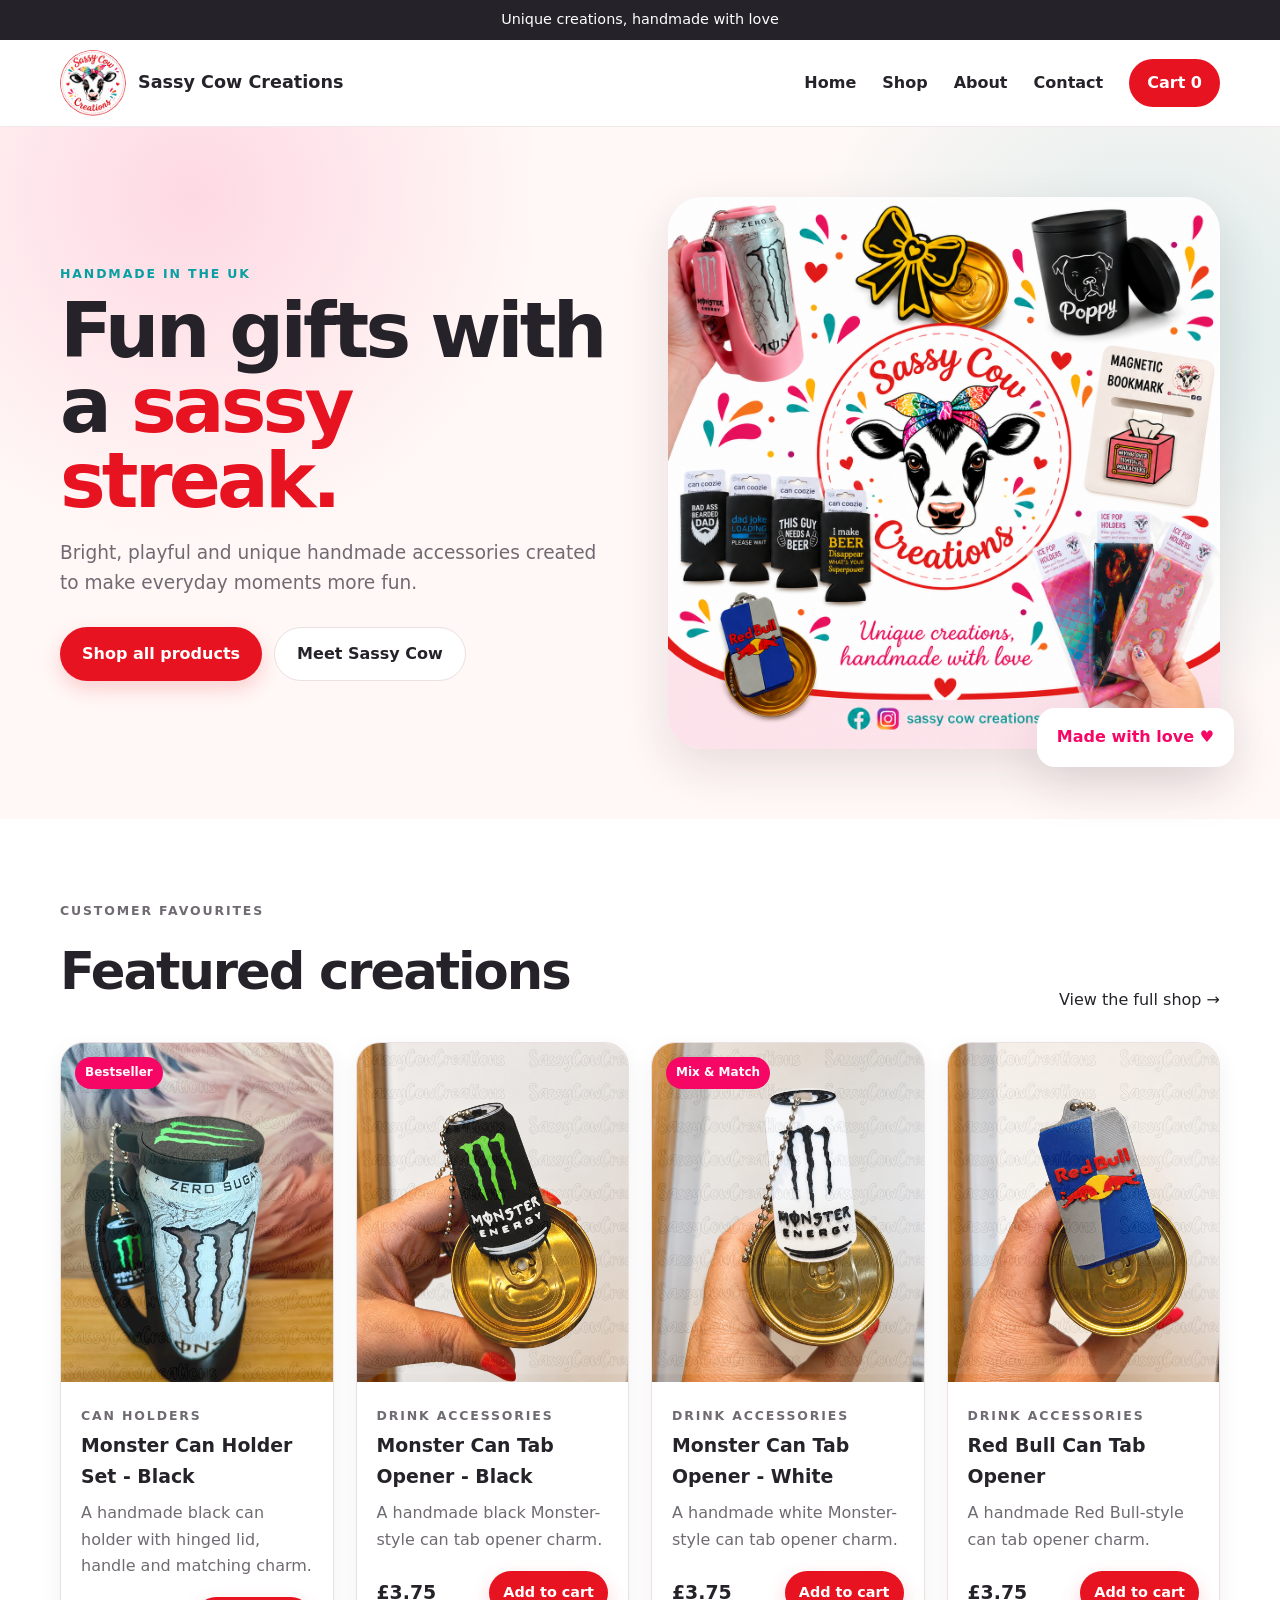
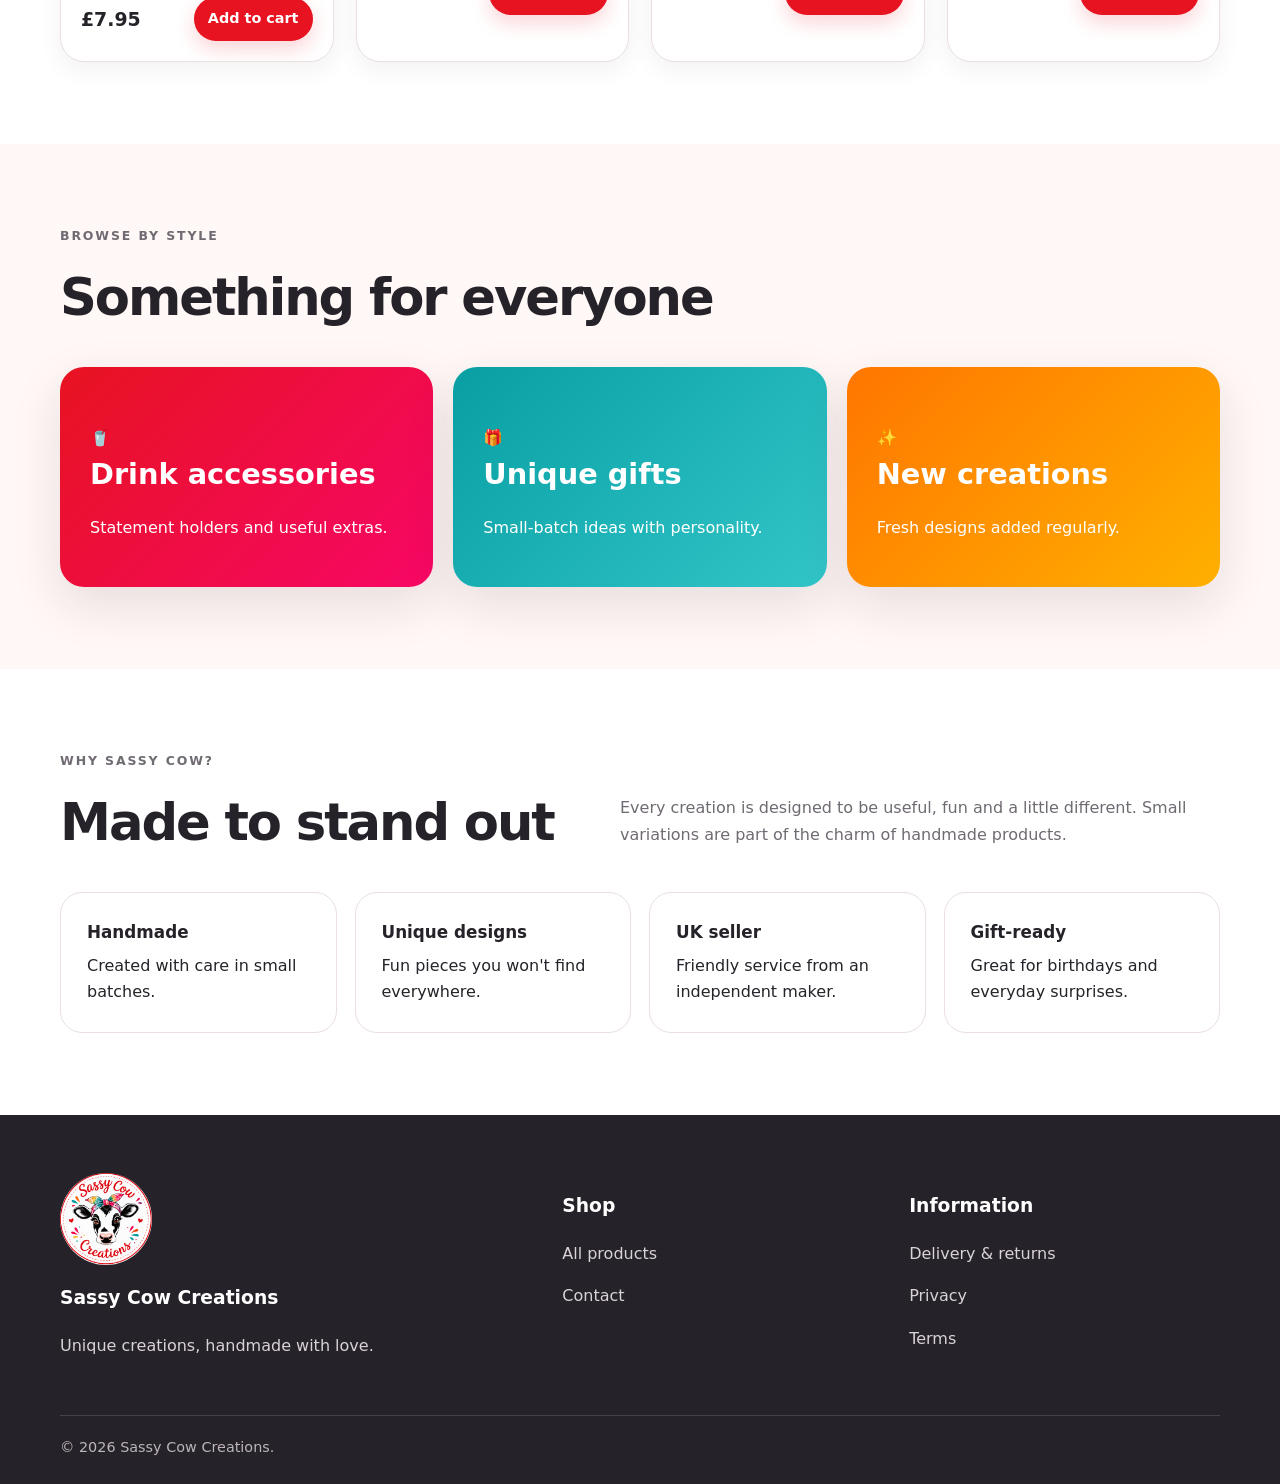
<file: index.html>
<!doctype html><html lang="en"><head><meta charset="utf-8"><meta name="viewport" content="width=device-width,initial-scale=1"><meta name="description" content="Unique handmade gifts and drink accessories from Sassy Cow Creations."><title>Sassy Cow Creations | Handmade Gifts & Accessories</title><link rel="stylesheet" href="assets/css/styles.css"><link rel="preconnect" href="https://cdn.snipcart.com"><link rel="stylesheet" href="https://cdn.snipcart.com/themes/v3.7.1/default/snipcart.css"></head><body><div class="announcement">Unique creations, handmade with love</div><header class="site-header"><div class="container header-inner"><a class="brand" href="index.html"><img src="assets/images/brand/logo.png" alt="Sassy Cow Creations"><span>Sassy Cow Creations</span></a><button class="menu-button" aria-expanded="false" aria-label="Open menu">☰</button><nav class="site-nav"><a href="index.html">Home</a><a href="products.html">Shop</a><a href="#about">About</a><a href="contact.html">Contact</a><button class="cart-button snipcart-checkout">Cart <span class="snipcart-items-count">0</span></button></nav></div></header><main><section class="hero"><div class="container hero-grid"><div><p class="eyebrow">Handmade in the UK</p><h1>Fun gifts with a <span>sassy streak.</span></h1><p class="lead">Bright, playful and unique handmade accessories created to make everyday moments more fun.</p><div class="hero-actions"><a class="button" href="products.html">Shop all products</a><a class="button button-secondary" href="#about">Meet Sassy Cow</a></div></div><div class="hero-art"><img src="assets/images/brand/hero-collage.png" alt="Selection of Sassy Cow Creations products"><div class="hero-bubble">Made with love ♥</div></div></div></section><section class="section"><div class="container"><div class="section-head"><div><p class="eyebrow">Customer favourites</p><h2>Featured creations</h2></div><a href="products.html">View the full shop →</a></div><div id="featured-products" class="product-grid"></div></div></section><section class="section section-soft"><div class="container"><div class="section-head"><div><p class="eyebrow">Browse by style</p><h2>Something for everyone</h2></div></div><div class="category-grid"><a class="category-card" href="products.html"><span>🥤</span><h3>Drink accessories</h3><p>Statement holders and useful extras.</p></a><a class="category-card" href="products.html"><span>🎁</span><h3>Unique gifts</h3><p>Small-batch ideas with personality.</p></a><a class="category-card" href="products.html"><span>✨</span><h3>New creations</h3><p>Fresh designs added regularly.</p></a></div></div></section><section id="about" class="section"><div class="container"><div class="section-head"><div><p class="eyebrow">Why Sassy Cow?</p><h2>Made to stand out</h2></div><p>Every creation is designed to be useful, fun and a little different. Small variations are part of the charm of handmade products.</p></div><div class="values"><div class="value"><strong>Handmade</strong><span>Created with care in small batches.</span></div><div class="value"><strong>Unique designs</strong><span>Fun pieces you won't find everywhere.</span></div><div class="value"><strong>UK seller</strong><span>Friendly service from an independent maker.</span></div><div class="value"><strong>Gift-ready</strong><span>Great for birthdays and everyday surprises.</span></div></div></div></section></main><footer class="footer"><div class="container"><div class="footer-grid"><div><img class="footer-logo" src="assets/images/brand/logo.png" alt=""><h3>Sassy Cow Creations</h3><p>Unique creations, handmade with love.</p></div><div><h3>Shop</h3><p><a href="products.html">All products</a></p><p><a href="contact.html">Contact</a></p></div><div><h3>Information</h3><p><a href="delivery.html">Delivery & returns</a></p><p><a href="privacy.html">Privacy</a></p><p><a href="terms.html">Terms</a></p></div></div><div class="footer-bottom">© <span data-year></span> Sassy Cow Creations.</div></div></footer><div hidden id="snipcart" data-api-key="YOUR_SNIPCART_PUBLIC_API_KEY"></div><script src="assets/js/products.js"></script><script src="assets/js/site.js"></script><script async src="https://cdn.snipcart.com/themes/v3.7.1/default/snipcart.js"></script></body></html>
</file>
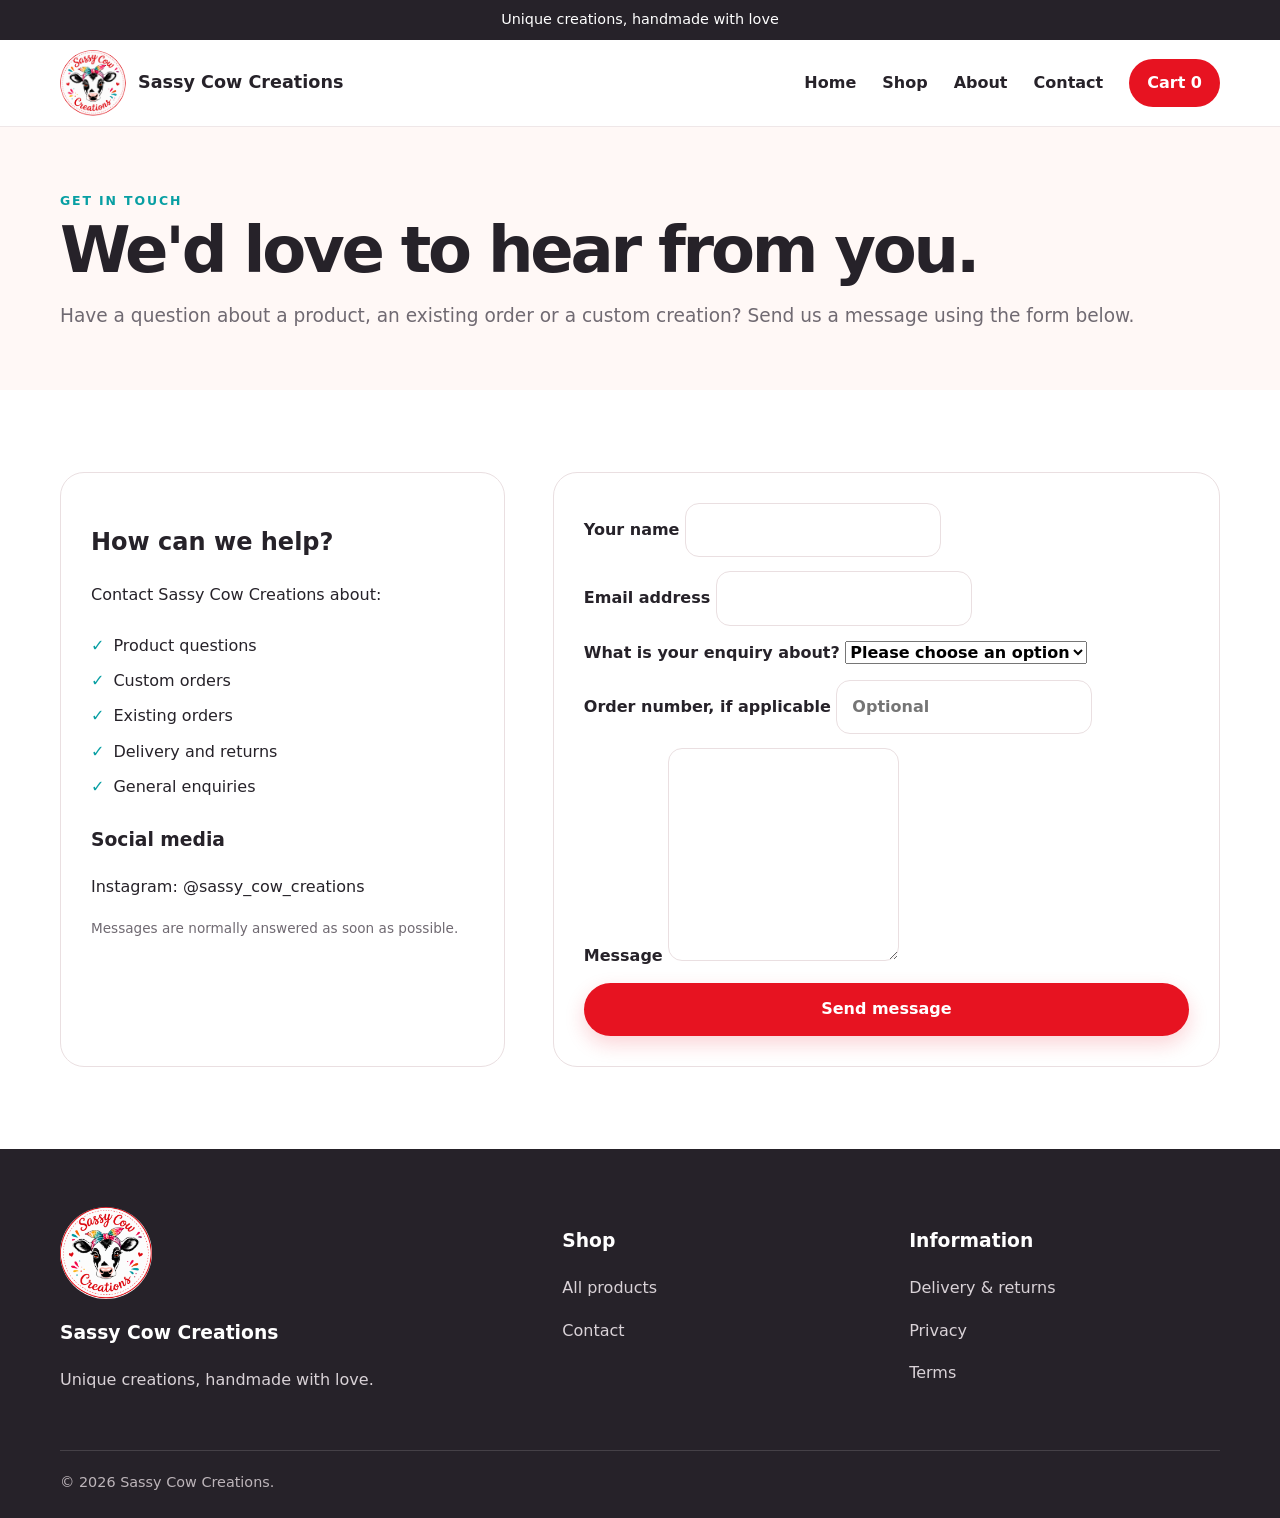
<file: contact.html>
<!doctype html>
<html lang="en">
<head>
  <meta charset="utf-8">
  <meta name="viewport" content="width=device-width, initial-scale=1">

  <title>Contact | Sassy Cow Creations</title>

  <meta
    name="description"
    content="Contact Sassy Cow Creations about products, orders, delivery or custom creations."
  >

  <link rel="stylesheet" href="assets/css/styles.css">
</head>

<body>

  <div class="announcement">
    Unique creations, handmade with love
  </div>

  <header class="site-header">
    <div class="container header-inner">

      <a class="brand" href="index.html">
        <img
          src="assets/images/brand/logo.png"
          alt="Sassy Cow Creations"
        >
        <span>Sassy Cow Creations</span>
      </a>

      <button
        class="menu-button"
        aria-expanded="false"
        aria-label="Open menu"
      >
        ☰
      </button>

      <nav class="site-nav">
        <a href="index.html">Home</a>
        <a href="products.html">Shop</a>
        <a href="index.html#about">About</a>
        <a href="contact.html">Contact</a>

        <button class="cart-button snipcart-checkout">
          Cart
          <span class="snipcart-items-count">0</span>
        </button>
      </nav>

    </div>
  </header>

  <main>

    <section class="page-hero">
      <div class="container">
        <p class="eyebrow">Get in touch</p>
        <h1>We'd love to hear from you.</h1>

        <p class="lead">
          Have a question about a product, an existing order or a custom
          creation? Send us a message using the form below.
        </p>
      </div>
    </section>

    <section class="section">
      <div class="container contact-grid">

        <div class="contact-card">
          <h2>How can we help?</h2>

          <p>
            Contact Sassy Cow Creations about:
          </p>

          <ul class="tick-list">
            <li>Product questions</li>
            <li>Custom orders</li>
            <li>Existing orders</li>
            <li>Delivery and returns</li>
            <li>General enquiries</li>
          </ul>

          <h3>Social media</h3>

          <p>
            Instagram:
            <a
              href="https://www.instagram.com/sassy_cow_creations/"
              target="_blank"
              rel="noopener noreferrer"
            >
              @sassy_cow_creations
            </a>
          </p>

          <p class="small-note">
            Messages are normally answered as soon as possible.
          </p>
        </div>

        <form
          class="contact-form"
          name="contact"
          method="POST"
          data-netlify="true"
          action="/success.html"
        >

          <input
            type="hidden"
            name="form-name"
            value="contact"
          >

          <label>
            Your name

            <input
              type="text"
              name="name"
              autocomplete="name"
              required
            >
          </label>

          <label>
            Email address

            <input
              type="email"
              name="email"
              autocomplete="email"
              required
            >
          </label>

          <label>
            What is your enquiry about?

            <select name="subject" required>
              <option value="">Please choose an option</option>
              <option value="product-question">
                Product question
              </option>
              <option value="custom-order">
                Custom order
              </option>
              <option value="existing-order">
                Existing order
              </option>
              <option value="delivery">
                Delivery or returns
              </option>
              <option value="other">
                Other
              </option>
            </select>
          </label>

          <label>
            Order number, if applicable

            <input
              type="text"
              name="order-number"
              placeholder="Optional"
            >
          </label>

          <label>
            Message

            <textarea
              name="message"
              rows="7"
              required
            ></textarea>
          </label>

          <button class="button" type="submit">
            Send message
          </button>

        </form>

      </div>
    </section>

  </main>

  <footer class="footer">
    <div class="container">

      <div class="footer-grid">

        <div>
          <img
            class="footer-logo"
            src="assets/images/brand/logo.png"
            alt=""
          >

          <h3>Sassy Cow Creations</h3>

          <p>
            Unique creations, handmade with love.
          </p>
        </div>

        <div>
          <h3>Shop</h3>

          <p>
            <a href="products.html">All products</a>
          </p>

          <p>
            <a href="contact.html">Contact</a>
          </p>
        </div>

        <div>
          <h3>Information</h3>

          <p>
            <a href="delivery.html">Delivery &amp; returns</a>
          </p>

          <p>
            <a href="privacy.html">Privacy</a>
          </p>

          <p>
            <a href="terms.html">Terms</a>
          </p>
        </div>

      </div>

      <div class="footer-bottom">
        © <span data-year></span> Sassy Cow Creations.
      </div>

    </div>
  </footer>

  <div
    hidden
    id="snipcart"
    data-api-key="YOUR_SNIPCART_PUBLIC_API_KEY"
  ></div>

  <script src="assets/js/products.js"></script>
  <script src="assets/js/site.js"></script>

</body>
</html>
</file>
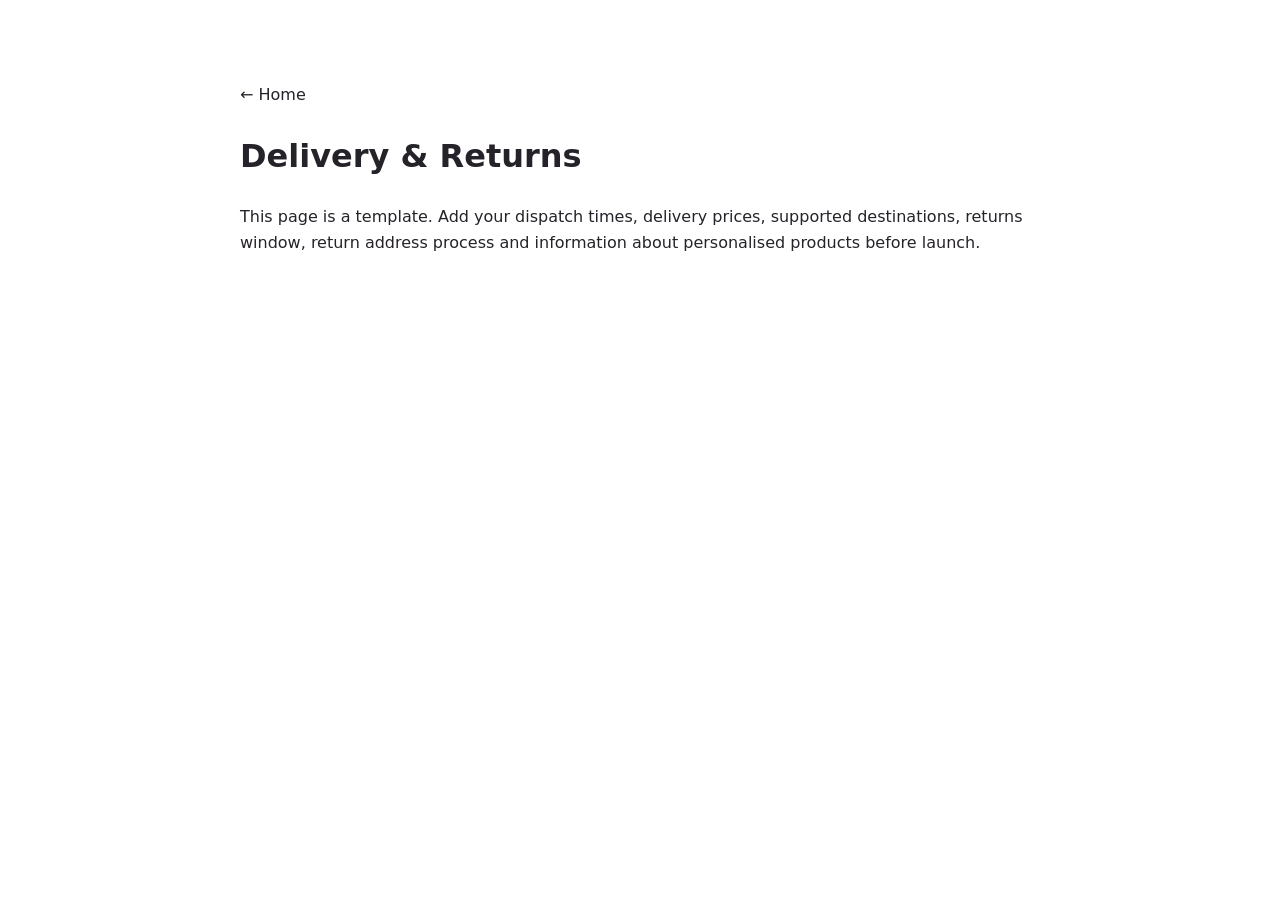
<file: delivery.html>
<!doctype html><html lang="en"><head><meta charset="utf-8"><meta name="viewport" content="width=device-width,initial-scale=1"><title>Delivery & Returns | Sassy Cow Creations</title><link rel="stylesheet" href="assets/css/styles.css"></head><body><main class="section"><div class="container" style="max-width:800px"><a href="index.html">← Home</a><h1>Delivery & Returns</h1><p>This page is a template. Add your dispatch times, delivery prices, supported destinations, returns window, return address process and information about personalised products before launch.</p></div></main></body></html>
</file>
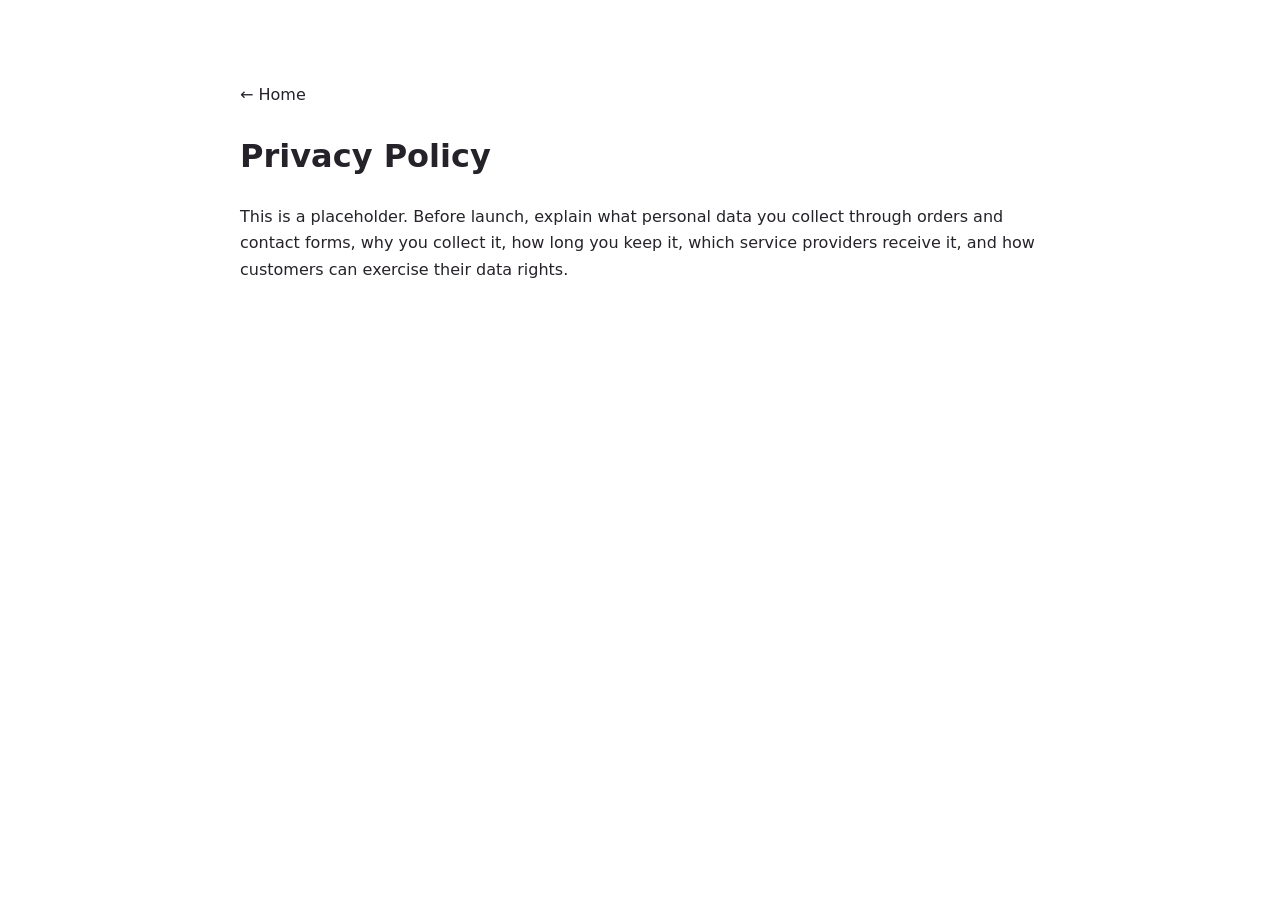
<file: privacy.html>
<!doctype html><html lang="en"><head><meta charset="utf-8"><meta name="viewport" content="width=device-width,initial-scale=1"><title>Privacy | Sassy Cow Creations</title><link rel="stylesheet" href="assets/css/styles.css"></head><body><main class="section"><div class="container" style="max-width:800px"><a href="index.html">← Home</a><h1>Privacy Policy</h1><p>This is a placeholder. Before launch, explain what personal data you collect through orders and contact forms, why you collect it, how long you keep it, which service providers receive it, and how customers can exercise their data rights.</p></div></main></body></html>
</file>
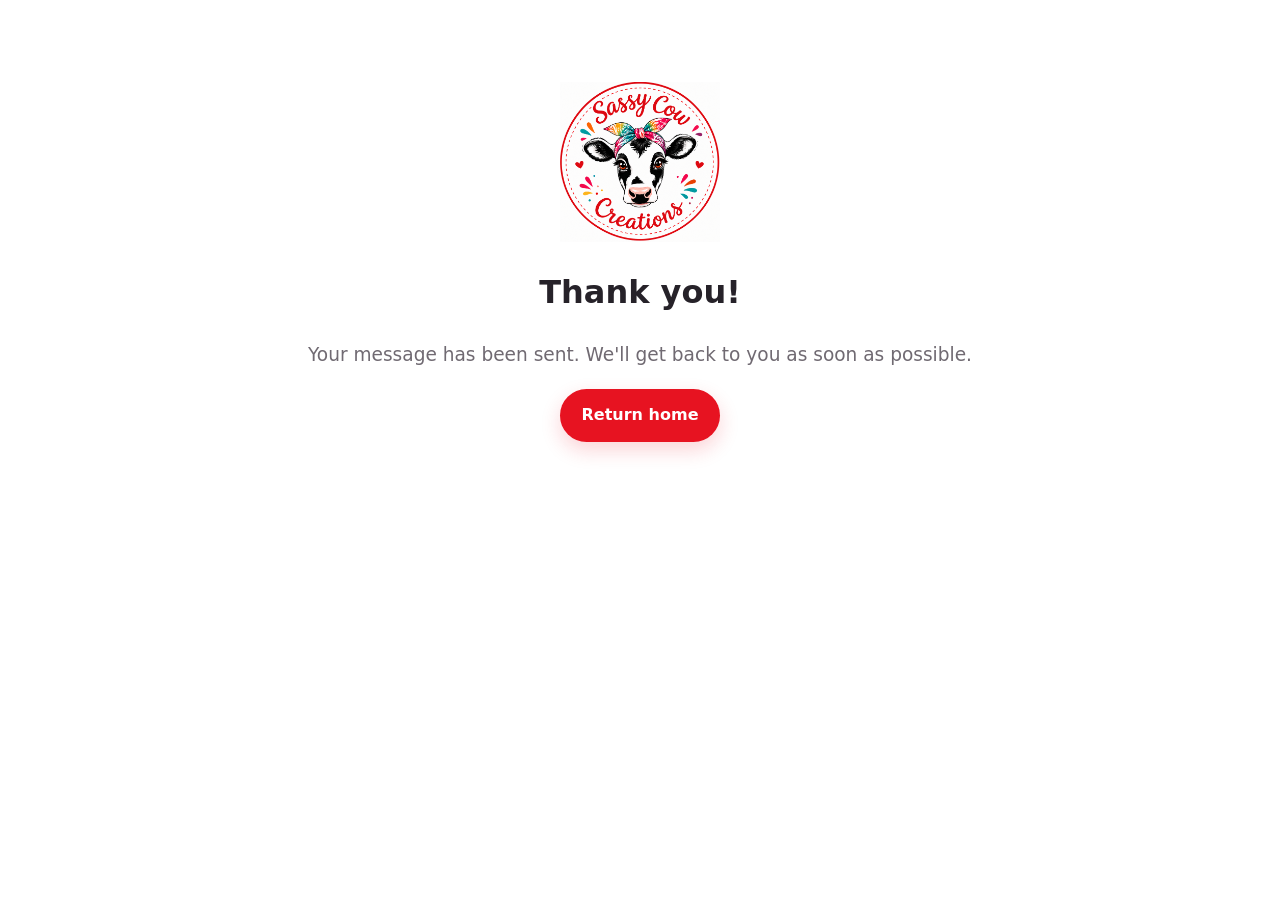
<file: success.html>
<!doctype html><html lang="en"><head><meta charset="utf-8"><meta name="viewport" content="width=device-width,initial-scale=1"><title>Thank you | Sassy Cow Creations</title><link rel="stylesheet" href="assets/css/styles.css"></head><body><main class="section"><div class="container" style="max-width:700px;text-align:center"><img src="assets/images/brand/logo.png" alt="Sassy Cow Creations" style="width:160px;margin:0 auto 24px"><h1>Thank you!</h1><p class="lead">Your message has been sent. We'll get back to you as soon as possible.</p><a class="button" href="index.html">Return home</a></div></main></body></html>
</file>
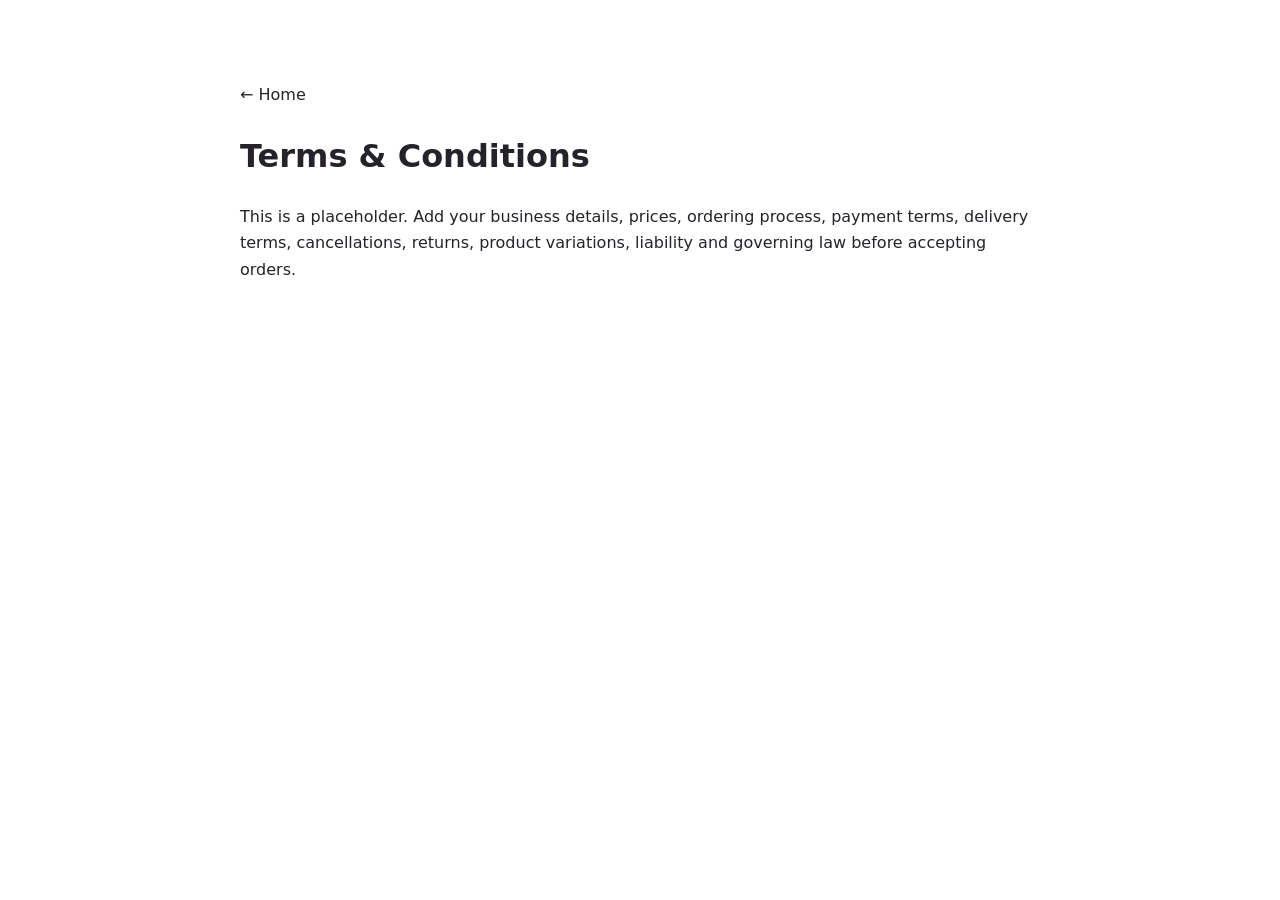
<file: terms.html>
<!doctype html><html lang="en"><head><meta charset="utf-8"><meta name="viewport" content="width=device-width,initial-scale=1"><title>Terms | Sassy Cow Creations</title><link rel="stylesheet" href="assets/css/styles.css"></head><body><main class="section"><div class="container" style="max-width:800px"><a href="index.html">← Home</a><h1>Terms & Conditions</h1><p>This is a placeholder. Add your business details, prices, ordering process, payment terms, delivery terms, cancellations, returns, product variations, liability and governing law before accepting orders.</p></div></main></body></html>
</file>
<file: assets/css/styles.css>
:root{--red:#e71321;--pink:#f70765;--teal:#089fa3;--orange:#ff7600;--ink:#262229;--muted:#706a72;--cream:#fff8f6;--white:#fff;--line:#eadfe1;--shadow:0 18px 50px rgba(58,27,39,.12);--radius:24px}*{box-sizing:border-box}html{scroll-behavior:smooth}body{margin:0;color:var(--ink);background:var(--white);font:16px/1.65 system-ui,-apple-system,BlinkMacSystemFont,"Segoe UI",sans-serif}img{max-width:100%;display:block}a{color:inherit;text-decoration:none}button,input,select,textarea{font:inherit}.container{width:min(1160px,calc(100% - 36px));margin:auto}.announcement{background:var(--ink);color:#fff;text-align:center;padding:8px 16px;font-size:.9rem}.site-header{position:sticky;top:0;z-index:30;background:rgba(255,255,255,.95);backdrop-filter:blur(12px);border-bottom:1px solid rgba(234,223,225,.75)}.header-inner{height:86px;display:flex;align-items:center;gap:30px}.brand{display:flex;align-items:center;gap:12px;font-weight:800}.brand img{width:66px;height:66px;object-fit:contain;border-radius:50%}.brand span{font-size:1.1rem}.site-nav{display:flex;gap:26px;margin-left:auto;align-items:center}.site-nav a{font-weight:650}.site-nav a:hover{color:var(--pink)}.cart-button{border:0;background:var(--red);color:#fff;border-radius:999px;padding:11px 18px;font-weight:800;cursor:pointer}.menu-button{display:none;margin-left:auto;border:0;background:#fff;font-size:1.5rem}.hero{background:radial-gradient(circle at 15% 10%,rgba(247,7,101,.13),transparent 28%),radial-gradient(circle at 90% 30%,rgba(8,159,163,.15),transparent 30%),var(--cream);padding:70px 0}.hero-grid{display:grid;grid-template-columns:1fr 1fr;align-items:center;gap:56px}.eyebrow{font-size:.78rem;letter-spacing:.15em;text-transform:uppercase;font-weight:900;color:var(--teal);margin:0 0 8px}.hero h1,.page-hero h1,.product-info h1{font-size:clamp(2.6rem,6vw,5.4rem);line-height:.98;margin:.1em 0 .25em;letter-spacing:-.05em}.hero h1 span{color:var(--red)}.lead{font-size:1.16rem;color:var(--muted)}.hero-actions{display:flex;gap:12px;flex-wrap:wrap;margin-top:28px}.button{display:inline-flex;align-items:center;justify-content:center;border:0;border-radius:999px;padding:13px 22px;background:var(--red);color:#fff;font-weight:850;cursor:pointer;box-shadow:0 8px 20px rgba(231,19,33,.18)}.button:hover{transform:translateY(-1px)}.button-secondary{background:#fff;color:var(--ink);border:1px solid var(--line);box-shadow:none}.button-small{padding:10px 14px;font-size:.9rem}.button-large{padding:16px 30px;font-size:1.05rem}.hero-art{position:relative}.hero-art img{border-radius:34px;box-shadow:var(--shadow)}.hero-bubble{position:absolute;right:-14px;bottom:-18px;background:#fff;padding:16px 20px;border-radius:18px;box-shadow:var(--shadow);font-weight:900;color:var(--pink)}.section{padding:82px 0}.section-soft{background:var(--cream)}.section-head{display:flex;justify-content:space-between;gap:24px;align-items:end;margin-bottom:28px}.section-head h2{font-size:clamp(2rem,4vw,3.2rem);margin:0;letter-spacing:-.04em}.section-head p{max-width:600px;color:var(--muted)}.product-grid{display:grid;grid-template-columns:repeat(4,1fr);gap:22px}.product-card{background:#fff;border:1px solid var(--line);border-radius:var(--radius);overflow:hidden;box-shadow:0 8px 25px rgba(47,31,39,.06);transition:.2s}.product-card:hover{transform:translateY(-5px);box-shadow:var(--shadow)}.product-image-wrap{display:block;position:relative;background:#f7f3f4;aspect-ratio:4/5;overflow:hidden}.product-image{width:100%;height:100%;object-fit:cover}.badge{position:absolute;top:14px;left:14px;z-index:2;background:var(--pink);color:#fff;border-radius:999px;padding:6px 10px;font-size:.75rem;font-weight:900}.product-card-body{padding:20px}.product-card h3{margin:.15em 0 .4em;font-size:1.18rem}.product-card p{color:var(--muted);margin:.3em 0}.product-card-footer{display:flex;align-items:center;justify-content:space-between;gap:12px;margin-top:18px}.product-card-footer strong{font-size:1.18rem}.category-grid{display:grid;grid-template-columns:repeat(3,1fr);gap:20px}.category-card{border-radius:var(--radius);padding:30px;min-height:220px;display:flex;flex-direction:column;justify-content:end;color:#fff;box-shadow:var(--shadow)}.category-card h3{font-size:1.8rem;margin:0}.category-card:nth-child(1){background:linear-gradient(135deg,var(--red),var(--pink))}.category-card:nth-child(2){background:linear-gradient(135deg,var(--teal),#32c5c8)}.category-card:nth-child(3){background:linear-gradient(135deg,var(--orange),#ffb000)}.values{display:grid;grid-template-columns:repeat(4,1fr);gap:18px}.value{padding:26px;border:1px solid var(--line);border-radius:22px;background:#fff}.value strong{font-size:1.05rem;display:block;margin-bottom:6px}.page-hero{padding:64px 0 40px;background:var(--cream)}.page-hero h1{font-size:clamp(2.5rem,5vw,4.5rem)}.shop-toolbar{display:flex;gap:12px;justify-content:space-between;align-items:center;margin:24px 0}.filters{display:flex;gap:12px;flex-wrap:wrap}.filters input,.filters select,.contact-form input,.contact-form textarea{border:1px solid var(--line);border-radius:14px;padding:13px 15px;background:#fff}.filters input{min-width:280px}.product-detail{display:grid;grid-template-columns:1.1fr .9fr;gap:54px;padding:64px 0}.main-product-image{width:100%;aspect-ratio:4/5;object-fit:cover;border-radius:28px;background:#f7f3f4}.thumb-row{display:flex;gap:10px;overflow:auto;margin-top:12px}.thumb{padding:0;border:2px solid transparent;border-radius:14px;background:none;overflow:hidden;cursor:pointer;flex:0 0 84px}.thumb.active{border-color:var(--pink)}.thumb img{width:84px;height:84px;object-fit:cover}.product-info{padding-top:20px}.product-info h1{font-size:clamp(2.4rem,5vw,4.3rem)}.product-price{font-size:1.7rem;font-weight:900;color:var(--red)}.tick-list{list-style:none;padding:0;margin:24px 0}.tick-list li{margin:9px 0}.tick-list li:before{content:'✓';color:var(--teal);font-weight:900;margin-right:9px}.small-note{font-size:.85rem;color:var(--muted)}.contact-grid{display:grid;grid-template-columns:.8fr 1.2fr;gap:48px}.contact-card,.contact-form{padding:30px;border:1px solid var(--line);border-radius:var(--radius);background:#fff}.contact-form{display:grid;gap:14px}.contact-form label{font-weight:750}.contact-form textarea{min-height:160px;resize:vertical}.footer{background:var(--ink);color:#fff;padding:58px 0 24px}.footer-grid{display:grid;grid-template-columns:1.2fr .8fr .8fr;gap:36px}.footer p,.footer a{color:#d9d2d7}.footer-logo{width:92px;border-radius:50%;margin-bottom:14px}.footer-bottom{border-top:1px solid rgba(255,255,255,.14);margin-top:40px;padding-top:20px;color:#bdb5ba;font-size:.9rem}@media(max-width:900px){.product-grid{grid-template-columns:repeat(2,1fr)}.hero-grid,.product-detail,.contact-grid{grid-template-columns:1fr}.category-grid{grid-template-columns:1fr}.values{grid-template-columns:repeat(2,1fr)}.site-nav{display:none;position:absolute;top:86px;left:0;right:0;background:#fff;padding:20px;flex-direction:column;border-bottom:1px solid var(--line)}.site-nav.open{display:flex}.menu-button{display:block}.cart-button{margin-left:0}.hero-art{order:-1}.footer-grid{grid-template-columns:1fr 1fr}}@media(max-width:560px){.brand span{display:none}.product-grid,.values,.footer-grid{grid-template-columns:1fr}.filters{width:100%}.filters input,.filters select{width:100%;min-width:0}.shop-toolbar{align-items:flex-start;flex-direction:column}.hero{padding-top:38px}.section{padding:58px 0}}
</file>
